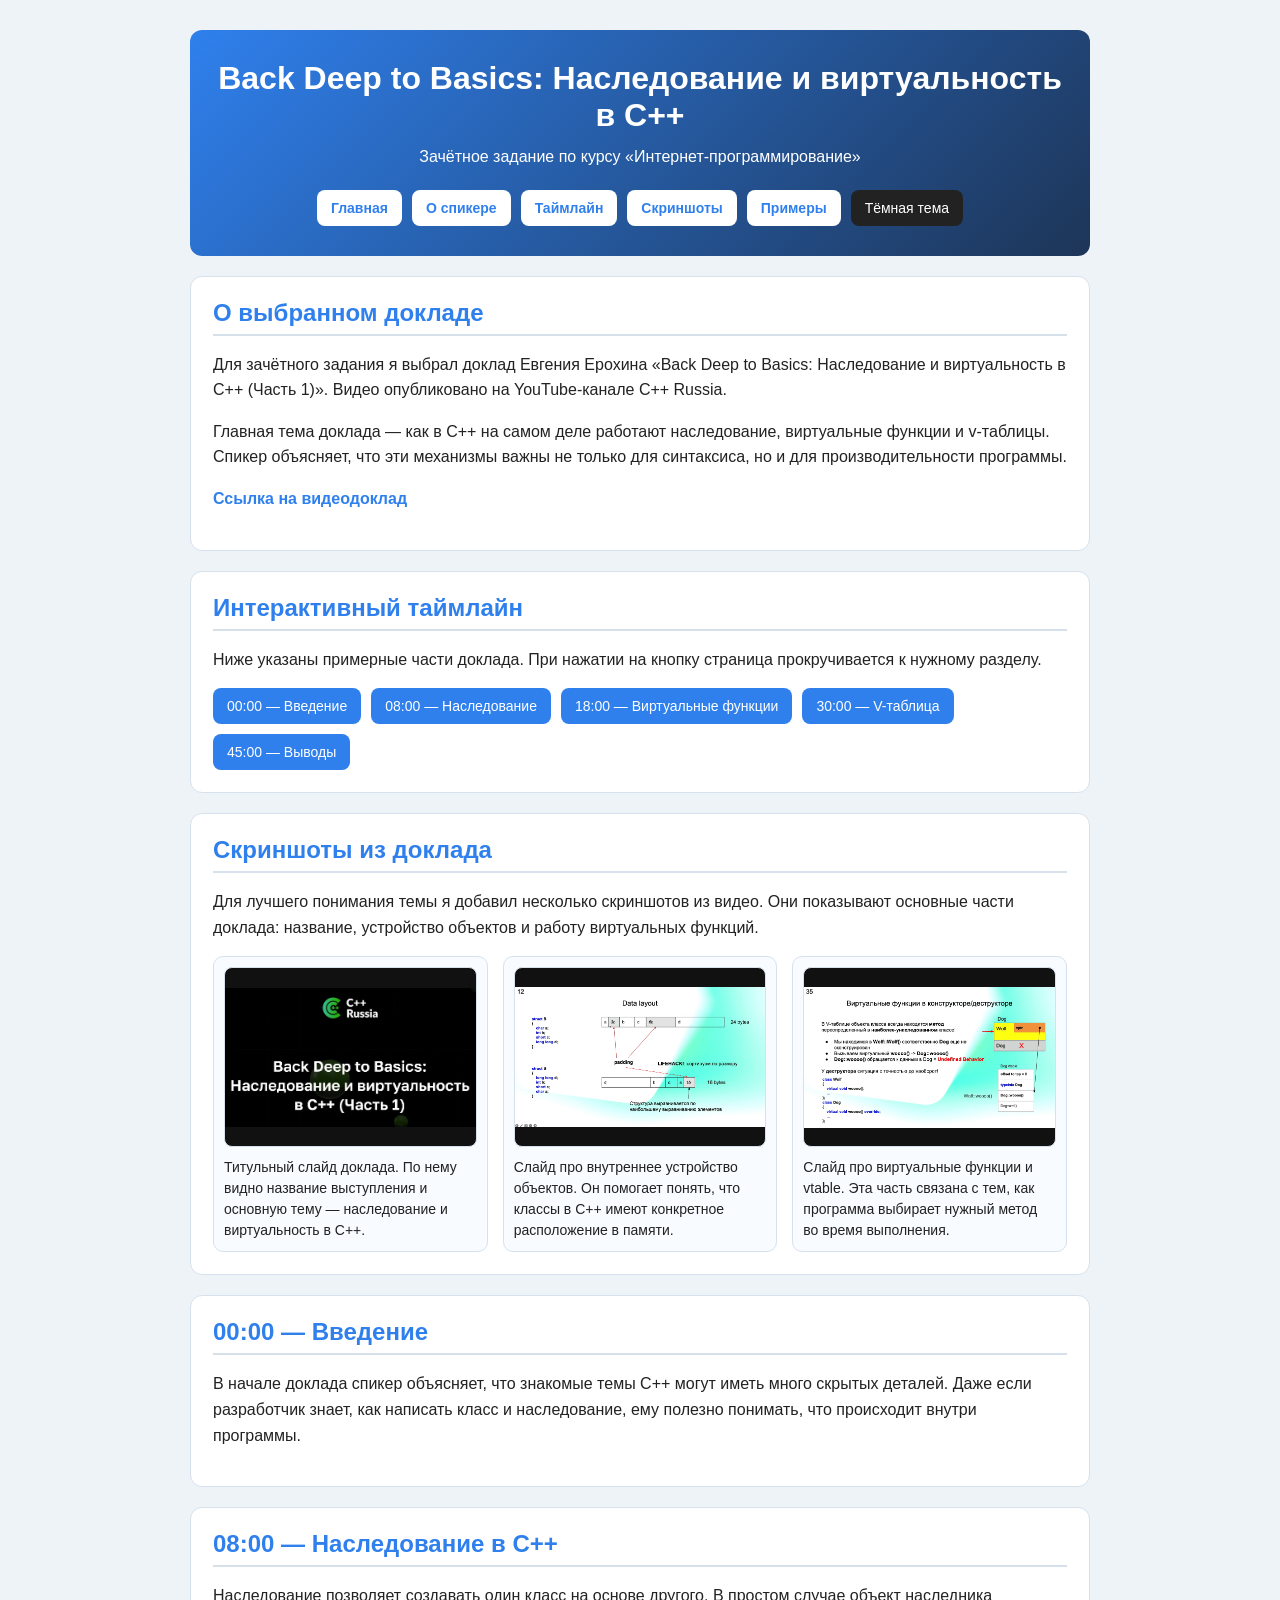
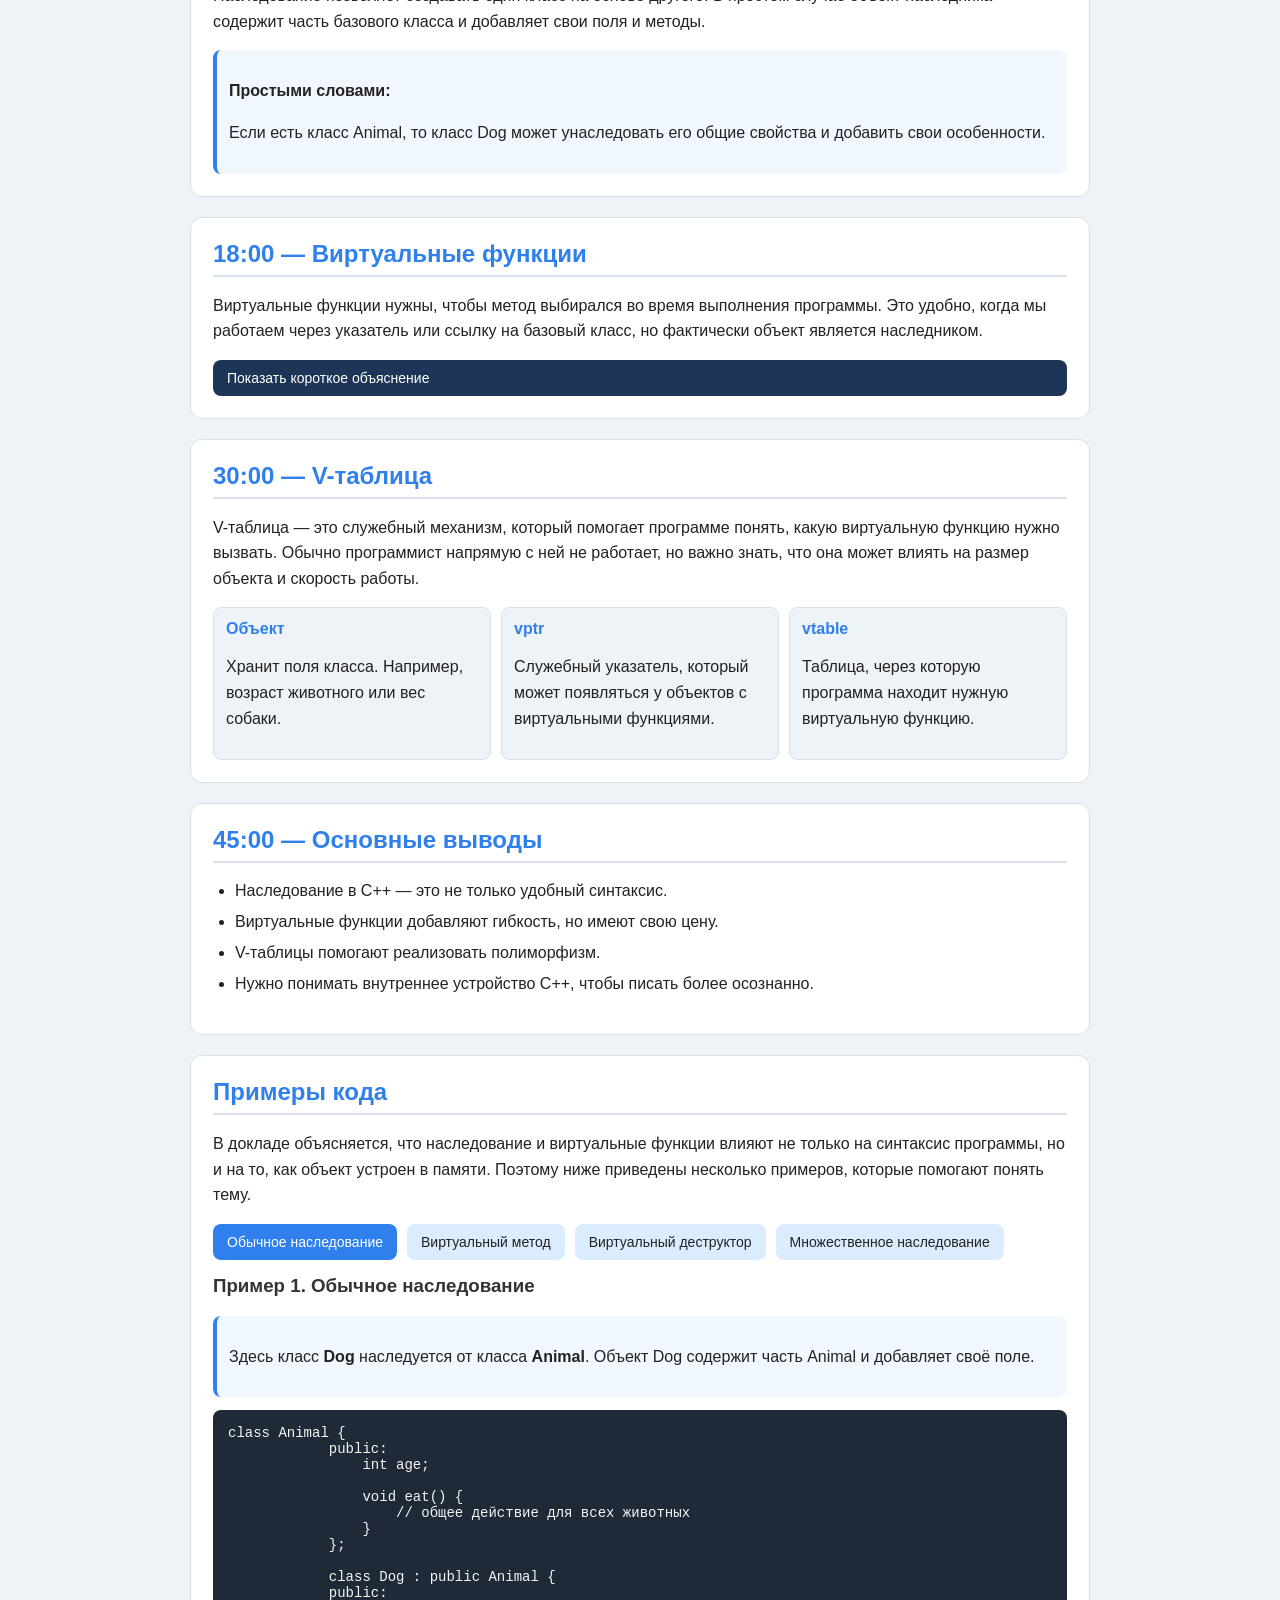
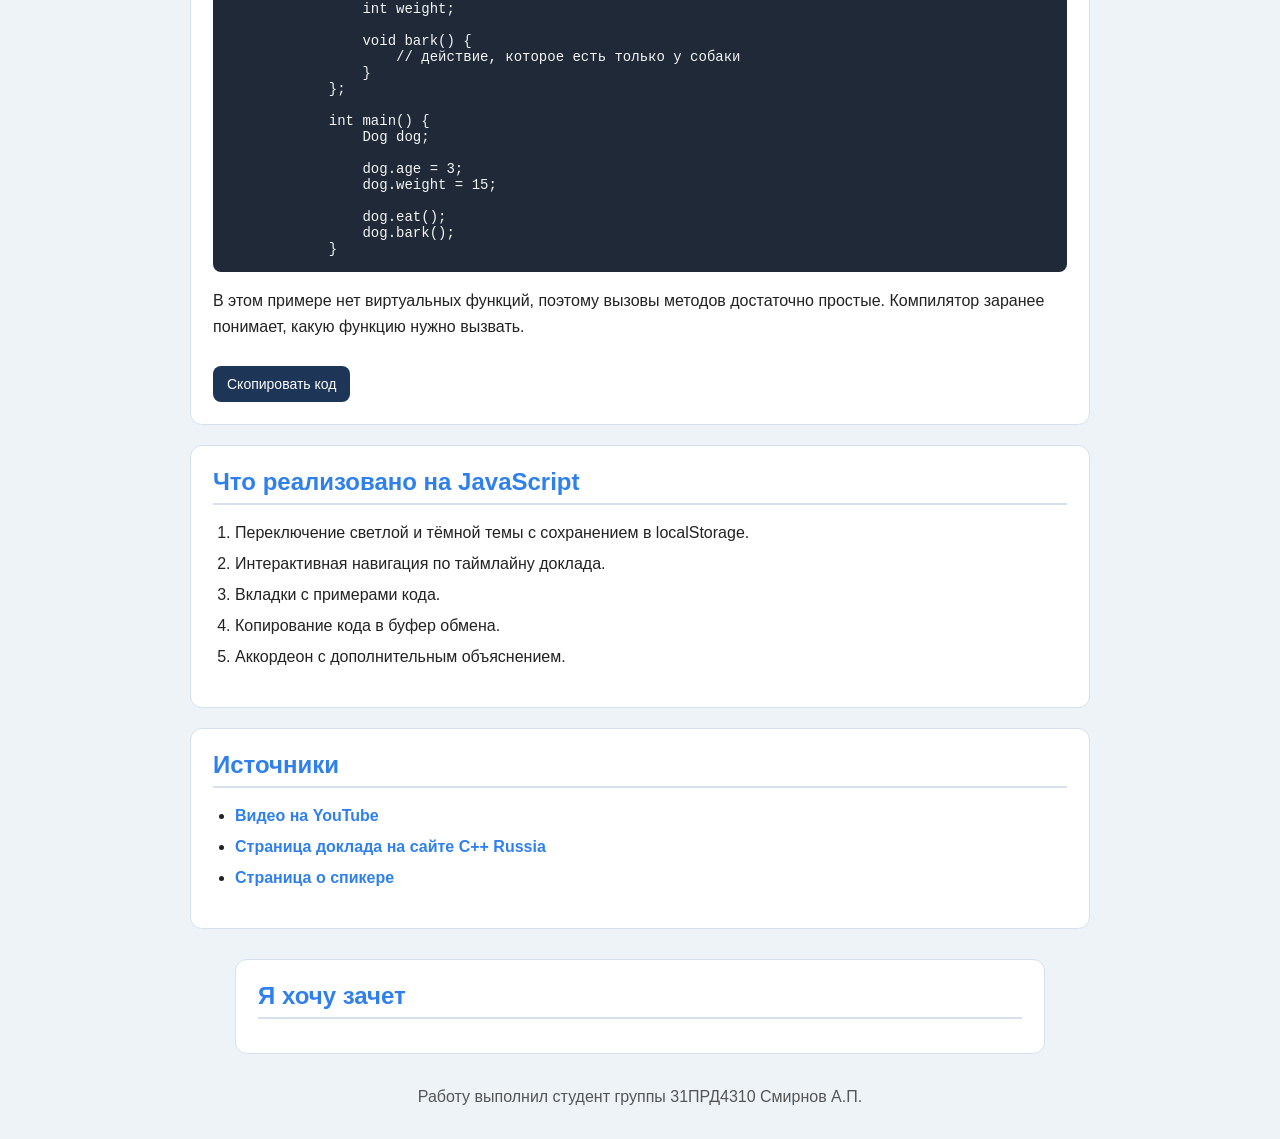
<file: cpp-final.html>
<!DOCTYPE html>
<html lang="ru">
<head>
    <meta charset="UTF-8">
    <meta name="viewport" content="width=device-width, initial-scale=1.0">
    <title>Зачётное задание по докладу C++</title>
    <link rel="stylesheet" href="css/styles.css">
    <link rel="stylesheet" href="css/cpp-final.css">
</head>
<body class="cpp-page">

    <div class="container">
        <header class="cpp-header">
            <h1>Back Deep to Basics: Наследование и виртуальность в C++</h1>
            <p>Зачётное задание по курсу «Интернет-программирование»</p>

            <nav class="cpp-nav">
                <a href="index.html">Главная</a>
                <a href="cpp-speaker.html">О спикере</a>
                <a href="#timeline">Таймлайн</a>
                <a href="#screenshots">Скриншоты</a>
                <a href="#examples">Примеры</a>
                <button class="theme-button" id="themeButton">Тёмная тема</button>
            </nav>
        </header>

        <main>
            <section id="intro">
                <h2>О выбранном докладе</h2>
                <p>
                    Для зачётного задания я выбрал доклад Евгения Ерохина
                    «Back Deep to Basics: Наследование и виртуальность в C++ (Часть 1)».
                    Видео опубликовано на YouTube-канале C++ Russia.
                </p>

                <p>
                    Главная тема доклада — как в C++ на самом деле работают наследование,
                    виртуальные функции и v-таблицы. Спикер объясняет, что эти механизмы
                    важны не только для синтаксиса, но и для производительности программы.
                </p>

                <p>
                    <a href="https://youtu.be/VtC1uXyo7OU?si=2Rfj3gmJlf2Jom6d" target="_blank">
                        Ссылка на видеодоклад
                    </a>
                </p>
            </section>

            <section id="timeline">
                <h2>Интерактивный таймлайн</h2>
                <p>
                    Ниже указаны примерные части доклада. При нажатии на кнопку страница
                    прокручивается к нужному разделу.
                </p>

                <div class="timeline-buttons">
                    <button class="timeline-button" data-target="part-1">00:00 — Введение</button>
                    <button class="timeline-button" data-target="part-2">08:00 — Наследование</button>
                    <button class="timeline-button" data-target="part-3">18:00 — Виртуальные функции</button>
                    <button class="timeline-button" data-target="part-4">30:00 — V-таблица</button>
                    <button class="timeline-button" data-target="part-5">45:00 — Выводы</button>
                </div>
            </section>

            <section id="screenshots">
                <h2>Скриншоты из доклада</h2>
                <p>
                    Для лучшего понимания темы я добавил несколько скриншотов из видео.
                    Они показывают основные части доклада: название, устройство объектов
                    и работу виртуальных функций.
                </p>
            
                <div class="screenshot-grid">
                    <article class="screenshot-card">
                        <img src="./img/cpp-screen-1.jpg" alt="Титульный слайд доклада">
                        <p>
                            Титульный слайд доклада. По нему видно название выступления
                            и основную тему — наследование и виртуальность в C++.
                        </p>
                    </article>
            
                    <article class="screenshot-card">
                        <img src="./img/cpp-screen-2.jpg" alt="Слайд про расположение объектов в памяти">
                        <p>
                            Слайд про внутреннее устройство объектов. Он помогает понять,
                            что классы в C++ имеют конкретное расположение в памяти.
                        </p>
                    </article>
            
                    <article class="screenshot-card">
                        <img src="./img/cpp-screen-3.jpg" alt="Слайд про виртуальные функции и vtable">
                        <p>
                            Слайд про виртуальные функции и vtable. Эта часть связана
                            с тем, как программа выбирает нужный метод во время выполнения.
                        </p>
                    </article>
                </div>
            </section>
            
            <section id="part-1">
                <h2>00:00 — Введение</h2>
                <p>
                    В начале доклада спикер объясняет, что знакомые темы C++ могут иметь
                    много скрытых деталей. Даже если разработчик знает, как написать класс
                    и наследование, ему полезно понимать, что происходит внутри программы.
                </p>
            </section>

            <section id="part-2">
                <h2>08:00 — Наследование в C++</h2>
                <p>
                    Наследование позволяет создавать один класс на основе другого.
                    В простом случае объект наследника содержит часть базового класса
                    и добавляет свои поля и методы.
                </p>

                <div class="simple-box">
                    <p><strong>Простыми словами:</strong></p>
                    <p>
                        Если есть класс Animal, то класс Dog может унаследовать его общие свойства
                        и добавить свои особенности.
                    </p>
                </div>
            </section>

            <section id="part-3">
                <h2>18:00 — Виртуальные функции</h2>
                <p>
                    Виртуальные функции нужны, чтобы метод выбирался во время выполнения программы.
                    Это удобно, когда мы работаем через указатель или ссылку на базовый класс,
                    но фактически объект является наследником.
                </p>

                <button class="accordion-button">Показать короткое объяснение</button>
                <div class="accordion-content">
                    <p>
                        Без виртуальной функции может вызваться метод базового класса.
                        С виртуальной функцией C++ сможет выбрать правильный метод наследника.
                    </p>
                </div>
            </section>

            <section id="part-4">
                <h2>30:00 — V-таблица</h2>
                <p>
                    V-таблица — это служебный механизм, который помогает программе понять,
                    какую виртуальную функцию нужно вызвать. Обычно программист напрямую
                    с ней не работает, но важно знать, что она может влиять на размер объекта
                    и скорость работы.
                </p>
                <div class="memory-schema">
                    <div class="memory-item">
                        <strong>Объект</strong>
                        <p>
                            Хранит поля класса. Например, возраст животного или вес собаки.
                        </p>
                    </div>
                
                    <div class="memory-item">
                        <strong>vptr</strong>
                        <p>
                            Служебный указатель, который может появляться у объектов
                            с виртуальными функциями.
                        </p>
                    </div>
                
                    <div class="memory-item">
                        <strong>vtable</strong>
                        <p>
                            Таблица, через которую программа находит нужную виртуальную функцию.
                        </p>
                    </div>
                </div>  
            </section>

            <section id="part-5">
                <h2>45:00 — Основные выводы</h2>
                <ul>
                    <li>Наследование в C++ — это не только удобный синтаксис.</li>
                    <li>Виртуальные функции добавляют гибкость, но имеют свою цену.</li>
                    <li>V-таблицы помогают реализовать полиморфизм.</li>
                    <li>Нужно понимать внутреннее устройство C++, чтобы писать более осознанно.</li>
                </ul>
            </section>

            <section id="examples">
                <h2>Примеры кода</h2>
                <p>
                    В докладе объясняется, что наследование и виртуальные функции влияют
                    не только на синтаксис программы, но и на то, как объект устроен в памяти.
                    Поэтому ниже приведены несколько примеров, которые помогают понять тему.
                </p>
            
                <div class="tabs">
                    <button class="tab-button active" data-tab="tab-1">Обычное наследование</button>
                    <button class="tab-button" data-tab="tab-2">Виртуальный метод</button>
                    <button class="tab-button" data-tab="tab-3">Виртуальный деструктор</button>
                    <button class="tab-button" data-tab="tab-4">Множественное наследование</button>
                </div>
            
                <article class="tab-content active" id="tab-1">
                    <h3>Пример 1. Обычное наследование</h3>
            
                    <div class="code-note">
                        <p>
                            Здесь класс <strong>Dog</strong> наследуется от класса <strong>Animal</strong>.
                            Объект Dog содержит часть Animal и добавляет своё поле.
                        </p>
                    </div>
            
                    <pre><code>class Animal {
            public:
                int age;
            
                void eat() {
                    // общее действие для всех животных
                }
            };
            
            class Dog : public Animal {
            public:
                int weight;
            
                void bark() {
                    // действие, которое есть только у собаки
                }
            };
            
            int main() {
                Dog dog;
            
                dog.age = 3;
                dog.weight = 15;
            
                dog.eat();
                dog.bark();
            }</code></pre>
            
                    <p>
                        В этом примере нет виртуальных функций, поэтому вызовы методов достаточно простые.
                        Компилятор заранее понимает, какую функцию нужно вызвать.
                    </p>
            
                    <button class="copy-button">Скопировать код</button>
                </article>
            
                <article class="tab-content" id="tab-2">
                    <h3>Пример 2. Виртуальный метод</h3>
            
                    <div class="code-note">
                        <p>
                            Виртуальная функция нужна для полиморфизма. Это значит, что программа
                            может вызвать метод наследника через указатель на базовый класс.
                        </p>
                    </div>
            
                    <pre><code>#include &lt;iostream&gt;
            
            class Animal {
            public:
                virtual void sound() {
                    std::cout &lt;&lt; "Some animal sound" &lt;&lt; std::endl;
                }
            };
            
            class Dog : public Animal {
            public:
                void sound() override {
                    std::cout &lt;&lt; "Bark" &lt;&lt; std::endl;
                }
            };
            
            int main() {
                Dog dog;
                Animal* animal = &dog;
            
                animal-&gt;sound();
            }</code></pre>
            
                    <p>
                        Хотя переменная имеет тип <strong>Animal*</strong>, фактически она указывает
                        на объект <strong>Dog</strong>. Благодаря слову <strong>virtual</strong>
                        будет вызван метод <strong>Dog::sound</strong>.
                    </p>
            
                    <button class="copy-button">Скопировать код</button>
                </article>

                <article class="tab-content" id="tab-3">
                    <h3>Пример 3. Виртуальный деструктор</h3>
            
                    <div class="code-note">
                        <p>
                            Если объект наследника удаляется через указатель на базовый класс,
                            у базового класса должен быть виртуальный деструктор.
                        </p>
                </div>

                    <pre><code>#include &lt;iostream&gt;

            class Animal {
            public:
                virtual ~Animal() {
                    std::cout &lt;&lt; "Animal destroyed" &lt;&lt; std::endl;
                }
            };

            class Dog : public Animal {
            public:
                ~Dog() override {
                    std::cout &lt;&lt; "Dog destroyed" &lt;&lt; std::endl;
                }
            };

            int main() {
                Animal* animal = new Dog();

                delete animal;
            }</code></pre>

                    <p>
                        Если убрать <strong>virtual</strong> у деструктора базового класса,
                        при удалении объекта может возникнуть ошибка логики: деструктор наследника
                        может не вызваться корректно.
                    </p>

                    <button class="copy-button">Скопировать код</button>
                </article>

                <article class="tab-content" id="tab-4">
                    <h3>Пример 4. Множественное наследование</h3>

                    <div class="code-note">
                        <p>
                            Множественное наследование сложнее обычного, потому что объект может
                            содержать сразу несколько базовых частей.
                        </p>
                    </div>

                    <pre><code>class Printer {
            public:
                virtual void print() {
                    // печать документа
                }
            };

            class Scanner {
            public:
                virtual void scan() {
                    // сканирование документа
                }
            };

            class MFP : public Printer, public Scanner {
            public:
                void print() override {
                    // печать на МФУ
                }

                void scan() override {
                    // сканирование на МФУ
                }
            };</code></pre>

                    <p>
                        Такой код может быть удобным, но внутреннее устройство объекта становится сложнее.
                        Именно поэтому в докладе уделяется внимание тому, как классы располагаются в памяти.
                    </p>

                    <button class="copy-button">Скопировать код</button>
                </article>
            </section>

            <section>
                <h2>Что реализовано на JavaScript</h2>
                <ol>
                    <li>Переключение светлой и тёмной темы с сохранением в localStorage.</li>
                    <li>Интерактивная навигация по таймлайну доклада.</li>
                    <li>Вкладки с примерами кода.</li>
                    <li>Копирование кода в буфер обмена.</li>
                    <li>Аккордеон с дополнительным объяснением.</li>
                </ol>
            </section>

            <section>
                <h2>Источники</h2>
                <ul>
                    <li>
                        <a href="https://youtu.be/VtC1uXyo7OU?si=2Rfj3gmJlf2Jom6d" target="_blank">
                            Видео на YouTube
                        </a>
                    </li>
                    <li>
                        <a href="https://cppconf.ru/archive/2023/talks/f8bbe725bdd547389c57ebad08b95fe8/" target="_blank">
                            Страница доклада на сайте C++ Russia
                        </a>
                    </li>
                    <li>
                        <a href="cpp-speaker.html">
                            Страница о спикере
                        </a>
                    </li>
                </ul>
            </section>
            
            <div class="container">
            <section>
                <h2>Я хочу зачет</h2>
            </section>
            </div>

            
        </main>

        <footer class="cpp-footer">
            <p>Работу выполнил студент группы 31ПРД4310 Смирнов А.П.</p>
        </footer>
    </div>


    <script src="js/cpp-final.js"></script>
</body>
</html>
</file>
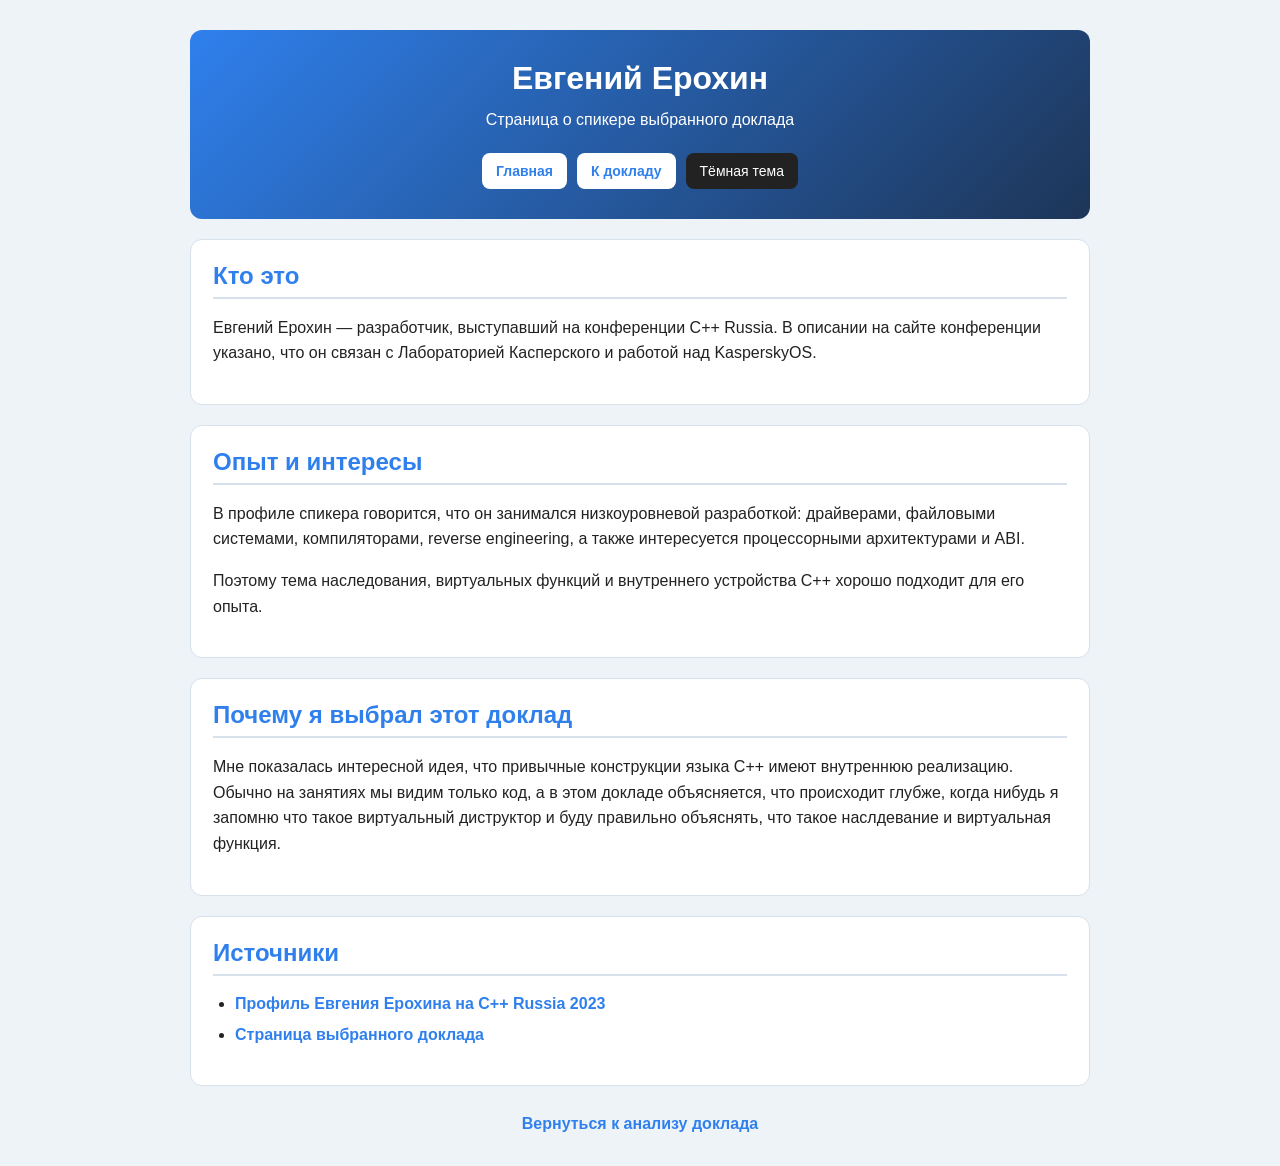
<file: cpp-speaker.html>
<!DOCTYPE html>
<html lang="ru">
<head>
    <meta charset="UTF-8">
    <meta name="viewport" content="width=device-width, initial-scale=1.0">
    <title>Евгений Ерохин — спикер</title>
    <link rel="stylesheet" href="css/styles.css">
    <link rel="stylesheet" href="css/cpp-final.css">
</head>
<body class="cpp-page">

    <div class="container">
        <header class="cpp-header">
            <h1>Евгений Ерохин</h1>
            <p>Страница о спикере выбранного доклада</p>

            <nav class="cpp-nav">
                <a href="index.html">Главная</a>
                <a href="cpp-final.html">К докладу</a>
                <button class="theme-button" id="themeButton">Тёмная тема</button>
            </nav>
        </header>

        <main>
            <section>
                <h2>Кто это</h2>
                <p>
                    Евгений Ерохин — разработчик, выступавший на конференции C++ Russia.
                    В описании на сайте конференции указано, что он связан с Лабораторией
                    Касперского и работой над KasperskyOS.
                </p>
            </section>

            <section>
                <h2>Опыт и интересы</h2>
                <p>
                    В профиле спикера говорится, что он занимался низкоуровневой разработкой:
                    драйверами, файловыми системами, компиляторами, reverse engineering,
                    а также интересуется процессорными архитектурами и ABI.
                </p>

                <p>
                    Поэтому тема наследования, виртуальных функций и внутреннего устройства
                    C++ хорошо подходит для его опыта.
                </p>
            </section>

            <section>
                <h2>Почему я выбрал этот доклад</h2>
                <p>
                    Мне показалась интересной идея, что привычные конструкции языка C++
                    имеют внутреннюю реализацию. Обычно на занятиях мы видим только код,
                    а в этом докладе объясняется, что происходит глубже, когда нибудь я
                    запомню что такое виртуальный диструктор и буду правильно объяснять,
                    что такое наслдевание и виртуальная функция.
                </p>
            </section>

            <section>
                <h2>Источники</h2>
                <ul>
                    <li>
                        <a href="https://cppconf.ru/archive/2023/persons/5e386884d6a7413cb28734be09bd942d/" target="_blank">
                            Профиль Евгения Ерохина на C++ Russia 2023
                        </a>
                    </li>
                    <li>
                        <a href="https://cppconf.ru/archive/2023/talks/f8bbe725bdd547389c57ebad08b95fe8/" target="_blank">
                            Страница выбранного доклада
                        </a>
                    </li>
                </ul>
            </section>
        </main>

        <footer class="cpp-footer">
            <p><a href="cpp-final.html">Вернуться к анализу доклада</a></p>
        </footer>
    </div>

    <script src="js/cpp-final.js"></script>
</body>
</html>
</file>
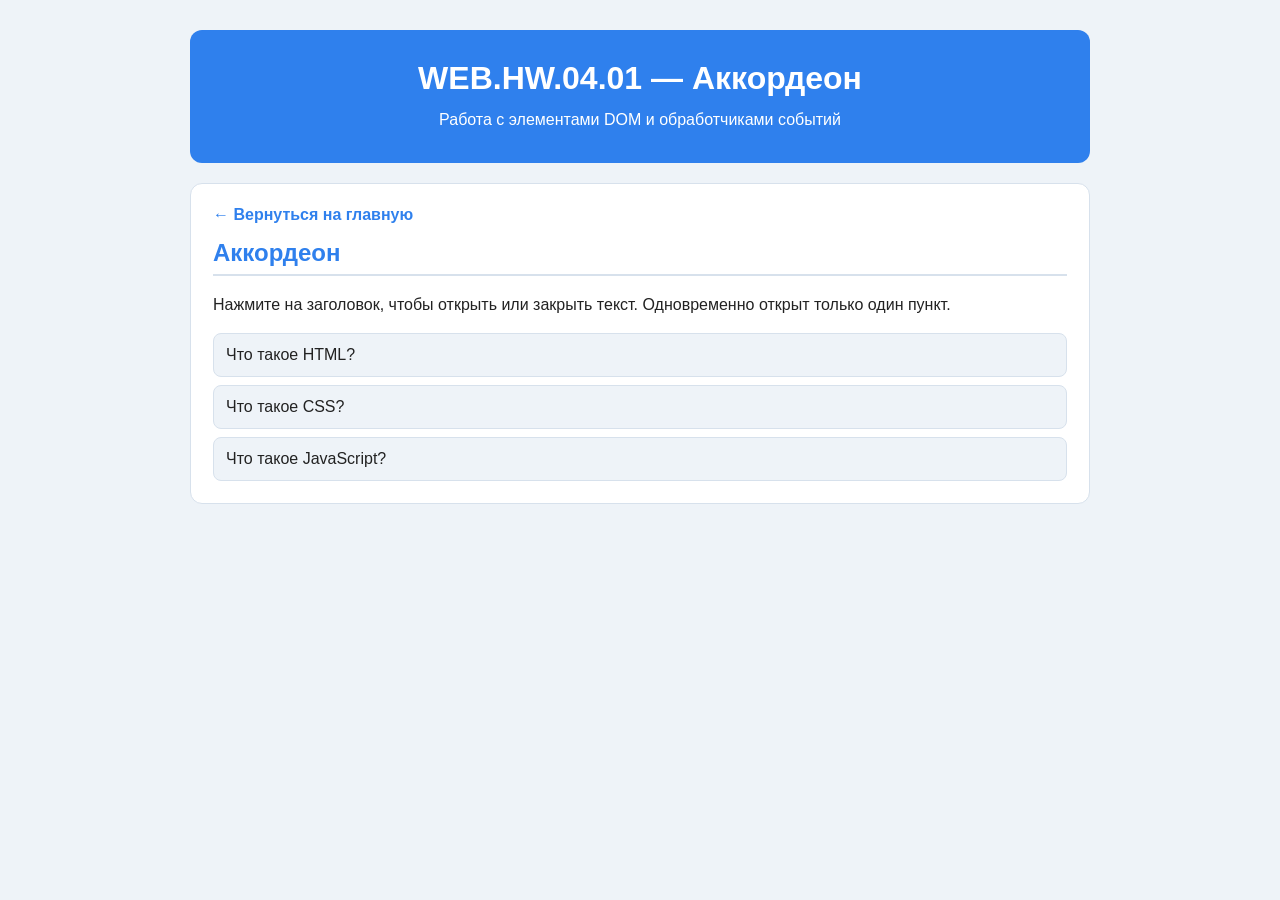
<file: web-hw-04-01.html>
<!DOCTYPE html>
<html lang="ru">
<head>
    <meta charset="UTF-8">
    <meta name="viewport" content="width=device-width, initial-scale=1.0">
    <title>WEB.HW.04.01 — Аккордеон</title>
    <link rel="stylesheet" href="css/styles.css">
</head>
<body>

    <div class="container">
        <header>
            <h1>WEB.HW.04.01 — Аккордеон</h1>
            <p>Работа с элементами DOM и обработчиками событий</p>
        </header>

        <section>
            <a class="page-link" href="index.html">← Вернуться на главную</a>

            <h2>Аккордеон</h2>
            <p>
                Нажмите на заголовок, чтобы открыть или закрыть текст.
                Одновременно открыт только один пункт.
            </p>

            <button class="accordion-button" data-target="panel-1">
                Что такое HTML?
            </button>
            <div class="accordion-panel" id="panel-1">
                <p>
                    HTML — это язык разметки, с помощью которого создаётся структура веб-страницы.
                </p>
            </div>

            <button class="accordion-button" data-target="panel-2">
                Что такое CSS?
            </button>
            <div class="accordion-panel" id="panel-2">
                <p>
                    CSS используется для оформления страницы: цвета, отступов, размеров и расположения элементов.
                </p>
            </div>

            <button class="accordion-button" data-target="panel-3">
                Что такое JavaScript?
            </button>
            <div class="accordion-panel" id="panel-3">
                <p>
                    JavaScript добавляет интерактивность: кнопки, игры, формы, меню и другие действия на странице.
                </p>
            </div>
        </section>
    </div>

    <script>
        const buttons = document.querySelectorAll('.accordion-button');
        const panels = document.querySelectorAll('.accordion-panel');

        buttons.forEach(function (button) {
            button.addEventListener('click', function () {
                const panelId = button.dataset.target;
                const currentPanel = document.getElementById(panelId);
                const isOpen = currentPanel.classList.contains('is-open');

                panels.forEach(function (panel) {
                    panel.classList.remove('is-open');
                });

                if (!isOpen) {
                    currentPanel.classList.add('is-open');
                }
            });
        });
    </script>

</body>
</html>
</file>
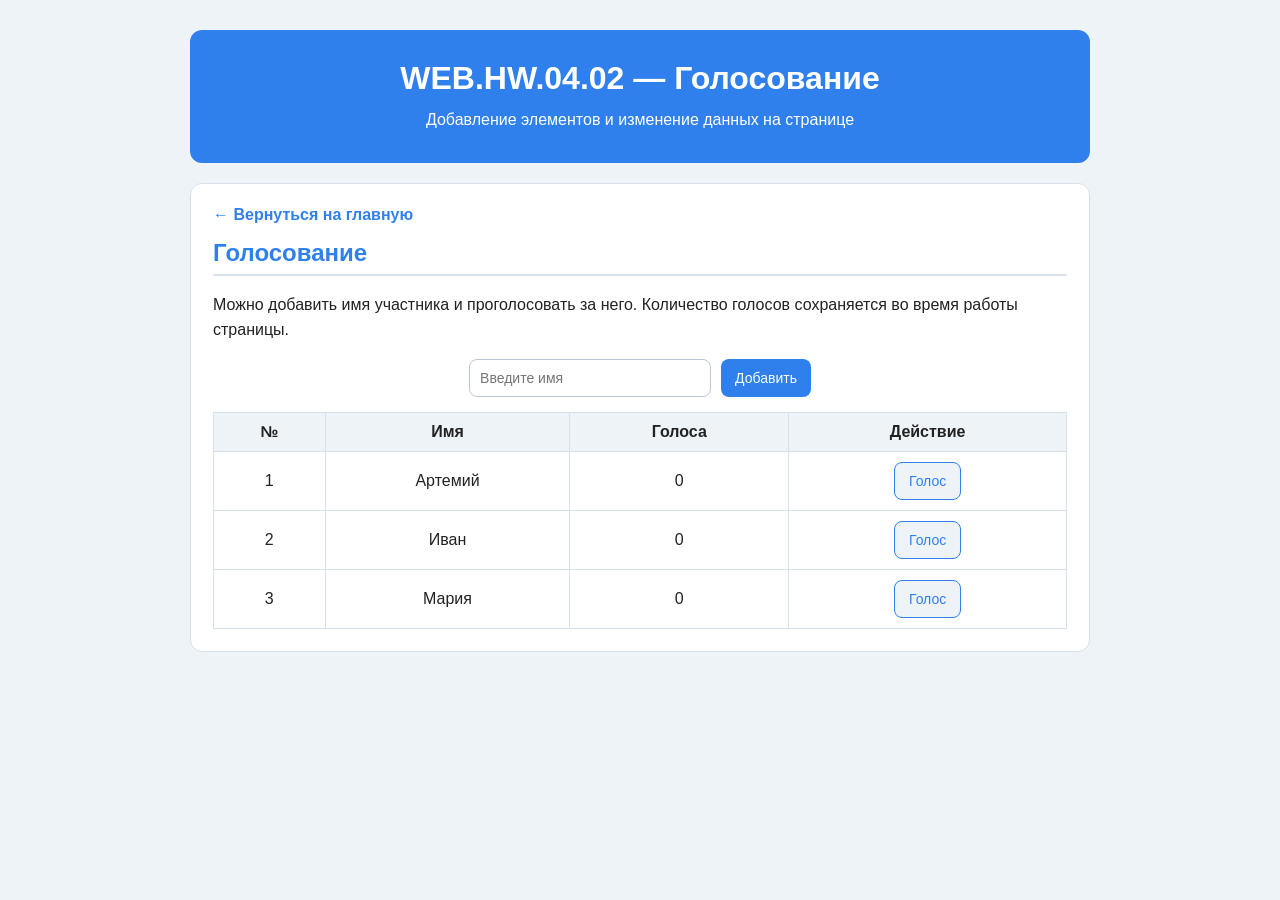
<file: web-hw-04-02.html>
<!DOCTYPE html>
<html lang="ru">
<head>
    <meta charset="UTF-8">
    <meta name="viewport" content="width=device-width, initial-scale=1.0">
    <title>WEB.HW.04.02 — Голосование</title>
    <link rel="stylesheet" href="css/styles.css">
</head>
<body>

    <div class="container">
        <header>
            <h1>WEB.HW.04.02 — Голосование</h1>
            <p>Добавление элементов и изменение данных на странице</p>
        </header>

        <section>
            <a class="page-link" href="index.html">← Вернуться на главную</a>

            <h2>Голосование</h2>
            <p>
                Можно добавить имя участника и проголосовать за него.
                Количество голосов сохраняется во время работы страницы.
            </p>

            <div class="controls">
                <input class="text-input" type="text" id="nameInput" placeholder="Введите имя">
                <button class="btn" id="addButton">Добавить</button>
            </div>

            <table class="data-table">
                <thead>
                    <tr>
                        <th>№</th>
                        <th>Имя</th>
                        <th>Голоса</th>
                        <th>Действие</th>
                    </tr>
                </thead>
                <tbody id="tableBody"></tbody>
            </table>
        </section>
    </div>

    <script>
        const people = [
            { name: 'Артемий', votes: 0 },
            { name: 'Иван', votes: 0 },
            { name: 'Мария', votes: 0 }
        ];

        const nameInput = document.getElementById('nameInput');
        const addButton = document.getElementById('addButton');
        const tableBody = document.getElementById('tableBody');

        function createCell(text) {
            const cell = document.createElement('td');
            cell.textContent = text;
            return cell;
        }

        function renderTable() {
            tableBody.replaceChildren();

            people.forEach(function (person, index) {
                const row = document.createElement('tr');

                const numberCell = createCell(index + 1);
                const nameCell = createCell(person.name);
                const votesCell = createCell(person.votes);

                const actionCell = document.createElement('td');
                const voteButton = document.createElement('button');

                voteButton.classList.add('btn', 'btn-light');
                voteButton.textContent = 'Голос';

                voteButton.addEventListener('click', function () {
                    person.votes++;
                    renderTable();
                });

                actionCell.appendChild(voteButton);

                row.append(numberCell, nameCell, votesCell, actionCell);
                tableBody.appendChild(row);
            });
        }

        function addPerson() {
            const name = nameInput.value.trim();

            if (name === '') {
                alert('Введите имя участника');
                return;
            }

            people.push({
                name: name,
                votes: 0
            });

            nameInput.value = '';
            renderTable();
        }

        addButton.addEventListener('click', addPerson);

        nameInput.addEventListener('keydown', function (event) {
            if (event.key === 'Enter') {
                addPerson();
            }
        });

        renderTable();
    </script>

</body>
</html>
</file>
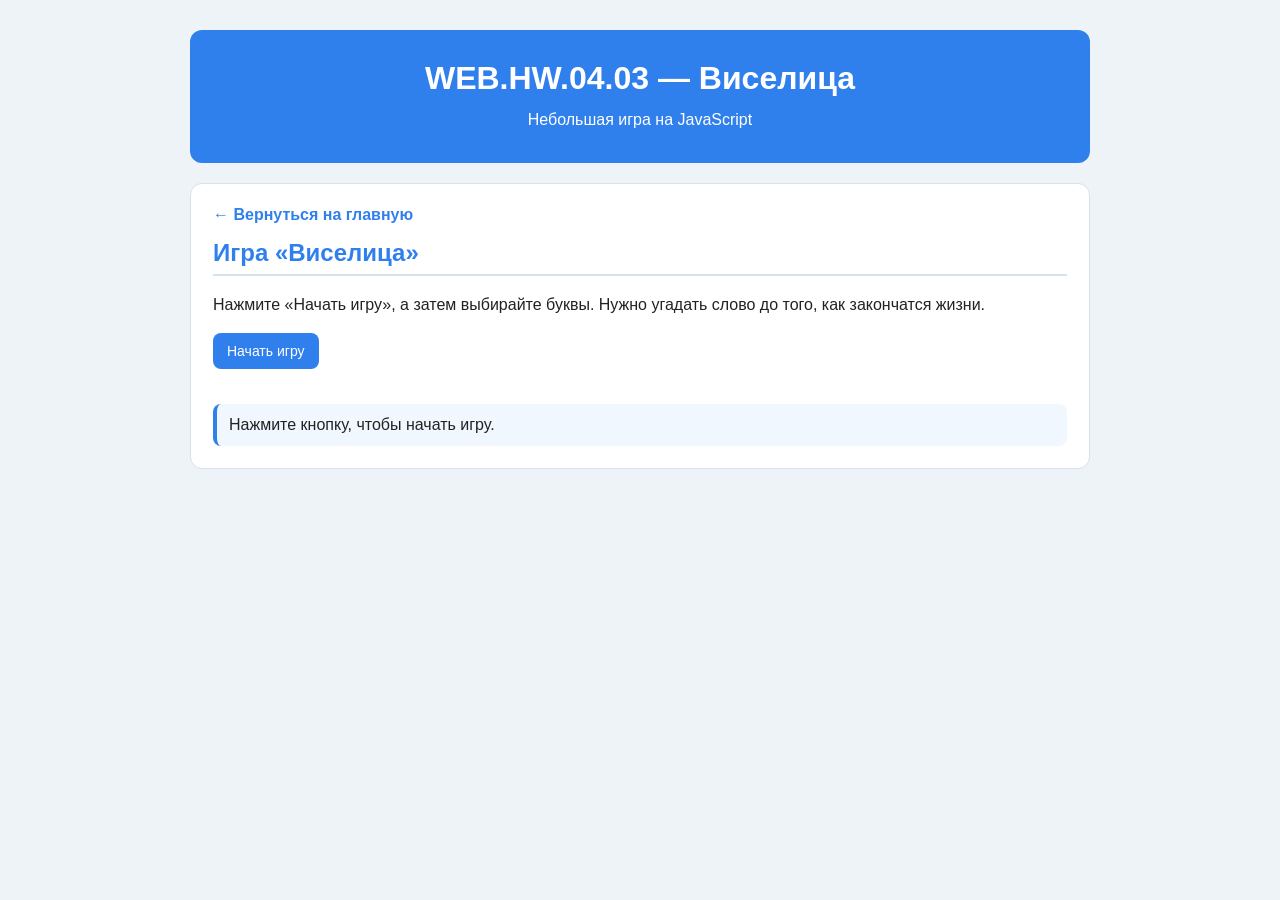
<file: web-hw-04-03.html>
<!DOCTYPE html>
<html lang="ru">
<head>
    <meta charset="UTF-8">
    <meta name="viewport" content="width=device-width, initial-scale=1.0">
    <title>WEB.HW.04.03 — Виселица</title>
    <link rel="stylesheet" href="css/styles.css">
</head>
<body>

    <div class="container">
        <header>
            <h1>WEB.HW.04.03 — Виселица</h1>
            <p>Небольшая игра на JavaScript</p>
        </header>

        <section>
            <a class="page-link" href="index.html">← Вернуться на главную</a>

            <h2>Игра «Виселица»</h2>
            <p>
                Нажмите «Начать игру», а затем выбирайте буквы.
                Нужно угадать слово до того, как закончатся жизни.
            </p>

            <button class="btn" id="startButton">Начать игру</button>

            <div class="hearts" id="livesBlock"></div>
            <div class="word" id="wordBlock"></div>
            <div class="letters" id="lettersBlock"></div>

            <div class="result-box" id="resultBlock">
                Нажмите кнопку, чтобы начать игру.
            </div>
        </section>
    </div>

    <script>
        const words = [
            'МАССИВ',
            'ФУНКЦИЯ',
            'ПЕРЕМЕННАЯ',
            'ЦИКЛ',
            'КЛАСС',
            'ОБЪЕКТ',
            'АЛГОРИТМ',
            'СТРОКА',
            'БРАУЗЕР',
            'СЕРВЕР'
        ];

        const alphabet = 'АБВГДЕЁЖЗИЙКЛМНОПРСТУФХЦЧШЩЪЫЬЭЮЯ';

        const startButton = document.getElementById('startButton');
        const livesBlock = document.getElementById('livesBlock');
        const wordBlock = document.getElementById('wordBlock');
        const lettersBlock = document.getElementById('lettersBlock');
        const resultBlock = document.getElementById('resultBlock');

        let currentWord = '';
        let openedLetters = [];
        let lives = 5;
        let isGameActive = false;

        function startGame() {
            const randomIndex = Math.floor(Math.random() * words.length);

            currentWord = words[randomIndex];
            openedLetters = Array(currentWord.length).fill('_');
            lives = 5;
            isGameActive = true;

            resultBlock.textContent = 'Игра началась. Выберите букву.';
            drawLives();
            drawWord();
            drawLetters();
        }

        function drawLives() {
            livesBlock.textContent = '❤️'.repeat(lives);
        }

        function drawWord() {
            wordBlock.replaceChildren();

            openedLetters.forEach(function (letter) {
                const span = document.createElement('span');
                span.classList.add('word-letter');
                span.textContent = letter;
                wordBlock.appendChild(span);
            });
        }

        function drawLetters() {
            lettersBlock.replaceChildren();

            for (const letter of alphabet) {
                const button = document.createElement('button');

                button.classList.add('letter-button');
                button.textContent = letter;

                button.addEventListener('click', function () {
                    checkLetter(letter, button);
                });

                lettersBlock.appendChild(button);
            }
        }

        function checkLetter(letter, button) {
            if (!isGameActive) {
                return;
            }

            button.disabled = true;

            let isFound = false;

            for (let i = 0; i < currentWord.length; i++) {
                if (currentWord[i] === letter) {
                    openedLetters[i] = letter;
                    isFound = true;
                }
            }

            if (!isFound) {
                lives--;
            }

            drawLives();
            drawWord();
            checkResult();
        }

        function disableLetters() {
            const letterButtons = document.querySelectorAll('.letter-button');

            letterButtons.forEach(function (button) {
                button.disabled = true;
            });
        }

        function checkResult() {
            if (!openedLetters.includes('_')) {
                resultBlock.textContent = 'Вы выиграли! Слово: ' + currentWord;
                isGameActive = false;
                disableLetters();
                return;
            }

            if (lives <= 0) {
                resultBlock.textContent = 'Вы проиграли. Было загадано слово: ' + currentWord;
                isGameActive = false;
                disableLetters();
            }
        }

        startButton.addEventListener('click', startGame);
    </script>

</body>
</html>
</file>
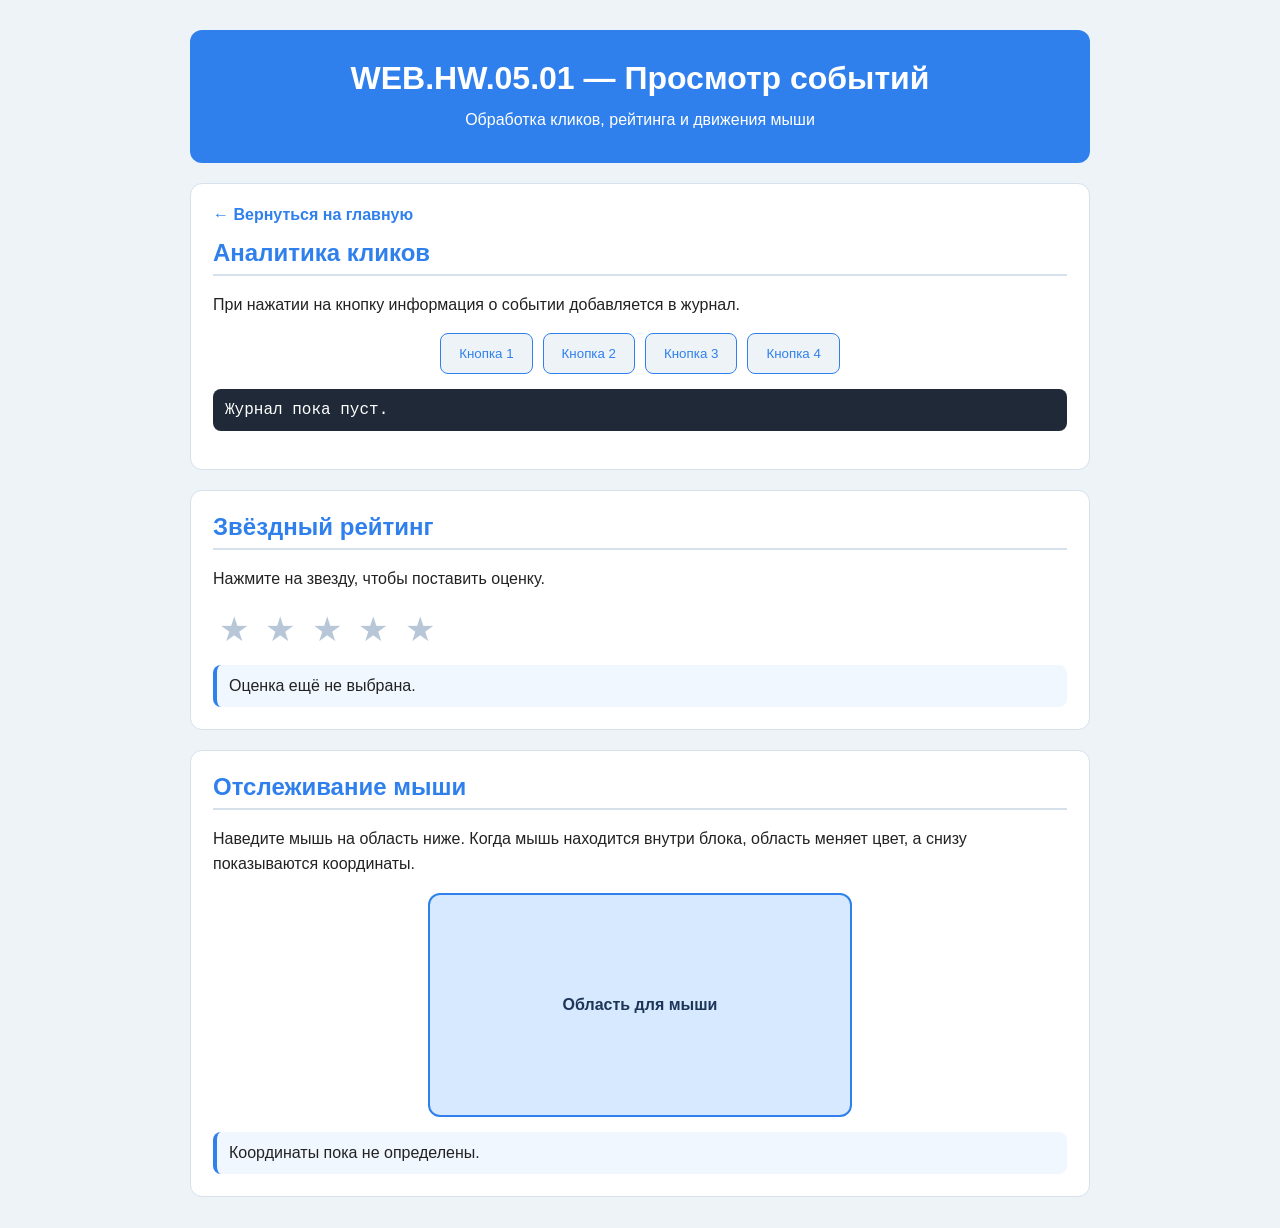
<file: web-hw-05-01.html>
<!DOCTYPE html>
<html lang="ru">
<head>
    <meta charset="UTF-8">
    <meta name="viewport" content="width=device-width, initial-scale=1.0">
    <title>WEB.HW.05.01 — Просмотр событий</title>
    <link rel="stylesheet" href="css/styles.css">
</head>
<body>

    <div class="container">
        <header>
            <h1>WEB.HW.05.01 — Просмотр событий</h1>
            <p>Обработка кликов, рейтинга и движения мыши</p>
        </header>

        <section>
            <a class="page-link" href="index.html">← Вернуться на главную</a>

            <h2>Аналитика кликов</h2>
            <p>
                При нажатии на кнопку информация о событии добавляется в журнал.
            </p>

            <div class="event-buttons" id="eventButtons">
                <button class="event-button" id="button-1">Кнопка 1</button>
                <button class="event-button" id="button-2">Кнопка 2</button>
                <button class="event-button" id="button-3">Кнопка 3</button>
                <button class="event-button" id="button-4">Кнопка 4</button>
            </div>

            <pre class="log-box" id="logBox">Журнал пока пуст.</pre>
        </section>

        <section>
            <h2>Звёздный рейтинг</h2>
            <p>
                Нажмите на звезду, чтобы поставить оценку.
            </p>

            <div id="starsBlock">
                <button class="star-button" data-value="1">★</button>
                <button class="star-button" data-value="2">★</button>
                <button class="star-button" data-value="3">★</button>
                <button class="star-button" data-value="4">★</button>
                <button class="star-button" data-value="5">★</button>
            </div>

            <div class="result-box" id="ratingBlock">
                Оценка ещё не выбрана.
            </div>
        </section>

        <section>
            <h2>Отслеживание мыши</h2>
            <p>
                Наведите мышь на область ниже. Когда мышь находится внутри блока,
                область меняет цвет, а снизу показываются координаты.
            </p>

            <div class="mouse-box" id="mouseBox">
                Область для мыши
            </div>

            <div class="result-box" id="coordsBlock">
                Координаты пока не определены.
            </div>
        </section>
    </div>

    <script>
        const log = [];
        const eventButtons = document.getElementById('eventButtons');
        const logBox = document.getElementById('logBox');

        eventButtons.addEventListener('click', function (event) {
            if (!event.target.classList.contains('event-button')) {
                return;
            }

            const info = {
                text: event.target.textContent,
                id: event.target.id,
                tag: event.target.tagName,
                time: new Date().toLocaleTimeString()
            };

            log.push(info);
            logBox.textContent = JSON.stringify(log, null, 2);
        });

        const starButtons = document.querySelectorAll('.star-button');
        const ratingBlock = document.getElementById('ratingBlock');

        starButtons.forEach(function (button) {
            button.addEventListener('click', function () {
                const value = Number(button.dataset.value);

                starButtons.forEach(function (star) {
                    const starValue = Number(star.dataset.value);

                    if (starValue <= value) {
                        star.classList.add('selected');
                    } else {
                        star.classList.remove('selected');
                    }
                });

                ratingBlock.textContent = 'Ваша оценка: ' + value + ' из 5';
            });
        });

        const mouseBox = document.getElementById('mouseBox');
        const coordsBlock = document.getElementById('coordsBlock');

        mouseBox.addEventListener('mouseenter', function () {
            mouseBox.classList.add('mouse-active');
            coordsBlock.textContent = 'Мышь внутри блока.';
        });

        mouseBox.addEventListener('mouseleave', function () {
            mouseBox.classList.remove('mouse-active');
            coordsBlock.textContent = 'Мышь вышла из блока.';
        });

        mouseBox.addEventListener('mousemove', function (event) {
            const rect = mouseBox.getBoundingClientRect();

            const x = Math.round(event.clientX - rect.left);
            const y = Math.round(event.clientY - rect.top);

            coordsBlock.textContent = 'X: ' + x + ', Y: ' + y;
        });
    </script>

</body>
</html>
</file>
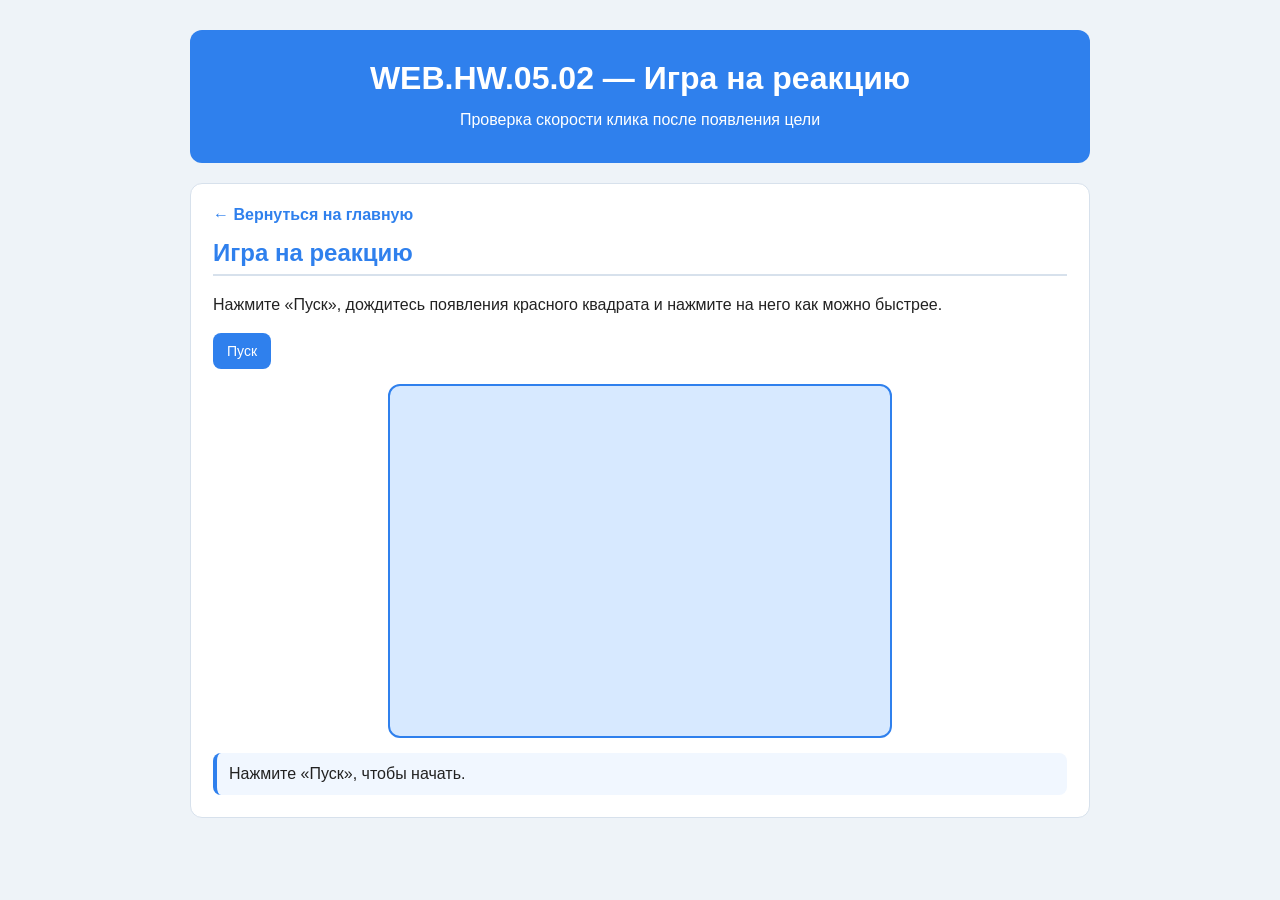
<file: web-hw-05-02.html>
<!DOCTYPE html>
<html lang="ru">
<head>
    <meta charset="UTF-8">
    <meta name="viewport" content="width=device-width, initial-scale=1.0">
    <title>WEB.HW.05.02 — Игра на реакцию</title>
    <link rel="stylesheet" href="css/styles.css">
</head>
<body>

    <div class="container">
        <header>
            <h1>WEB.HW.05.02 — Игра на реакцию</h1>
            <p>Проверка скорости клика после появления цели</p>
        </header>

        <section>
            <a class="page-link" href="index.html">← Вернуться на главную</a>

            <h2>Игра на реакцию</h2>
            <p>
                Нажмите «Пуск», дождитесь появления красного квадрата
                и нажмите на него как можно быстрее.
            </p>

            <button class="btn" id="startButton">Пуск</button>

            <div class="reaction-field" id="reactionField">
                <button class="reaction-target" id="targetButton"></button>
            </div>

            <div class="result-box" id="messageBlock">
                Нажмите «Пуск», чтобы начать.
            </div>
        </section>
    </div>

    <script>
        const startButton = document.getElementById('startButton');
        const reactionField = document.getElementById('reactionField');
        const targetButton = document.getElementById('targetButton');
        const messageBlock = document.getElementById('messageBlock');

        let startTime = 0;
        let timerId = null;
        let targetIsVisible = false;

        function randomNumber(max) {
            return Math.floor(Math.random() * max);
        }

        function startGame() {
            clearTimeout(timerId);

            targetButton.style.display = 'none';
            targetIsVisible = false;

            startButton.disabled = true;
            messageBlock.textContent = 'Ждите появления красного квадрата...';

            const delay = 1000 + randomNumber(3000);

            timerId = setTimeout(function () {
                showTarget();
            }, delay);
        }

        function showTarget() {
            const targetSize = 55;

            const maxX = reactionField.clientWidth - targetSize;
            const maxY = reactionField.clientHeight - targetSize;

            const x = randomNumber(maxX);
            const y = randomNumber(maxY);

            targetButton.style.left = x + 'px';
            targetButton.style.top = y + 'px';
            targetButton.style.display = 'block';

            startTime = Date.now();
            targetIsVisible = true;

            messageBlock.textContent = 'ЖМИ!';
        }

        function finishGame(event) {
            event.stopPropagation();

            if (!targetIsVisible) {
                return;
            }

            const endTime = Date.now();
            const result = ((endTime - startTime) / 1000).toFixed(3);

            targetButton.style.display = 'none';
            targetIsVisible = false;
            startButton.disabled = false;

            messageBlock.textContent = 'Ваше время реакции: ' + result + ' сек. Для новой попытки нажмите «Пуск».';
        }

        startButton.addEventListener('click', startGame);
        targetButton.addEventListener('click', finishGame);
    </script>

</body>
</html>
</file>
<file: css/styles.css>
body {
    margin: 0;
    font-family: Arial, sans-serif;
    background-color: #eef3f8;
    color: #222;
}

.container {
    width: 90%;
    max-width: 900px;
    margin: 30px auto;
}

header {
    background-color: #2f80ed;
    color: white;
    text-align: center;
    padding: 30px 20px;
    border-radius: 12px;
    margin-bottom: 20px;
}

header h1 {
    margin-bottom: 10px;
}

header p {
    margin: 0;
}

section {
    background-color: white;
    padding: 22px;
    margin-bottom: 20px;
    border-radius: 12px;
    border: 1px solid #d7e1ec;
}

h1, h2, h3 {
    margin-top: 0;
}

h2 {
    color: #2f80ed;
    border-bottom: 2px solid #d7e1ec;
    padding-bottom: 7px;
    margin-bottom: 12px;
}

h3 {
    color: #333;
}

p {
    line-height: 1.6;
}

a {
    color: #2f80ed;
    text-decoration: none;
    font-weight: bold;
}

a:hover {
    text-decoration: underline;
}

.photo {
    width: 200px;
    max-width: 100%;
    display: block;
    margin: 15px auto;
    border-radius: 10px;
}

ul, ol {
    padding-left: 22px;
}

li {
    margin-bottom: 7px;
    line-height: 1.5;
}

@media (max-width: 600px) {
    .container {
        width: 94%;
        margin: 15px auto;
    }

    header {
        padding: 22px 12px;
    }

    section {
        padding: 16px;
    }

    .photo {
        width: 150px;
    }
}

.page-link {
    display: inline-block;
    margin-bottom: 15px;
}

.btn {
    background-color: #2f80ed;
    color: white;
    border: none;
    border-radius: 8px;
    padding: 10px 14px;
    cursor: pointer;
    font-family: Arial, sans-serif;
    font-size: 14px;
}

.btn:hover {
    background-color: #1d65c1;
}

.btn:disabled {
    background-color: #9abce8;
    cursor: not-allowed;
}

.btn-light {
    background-color: #eef3f8;
    color: #2f80ed;
    border: 1px solid #2f80ed;
}

.btn-light:hover {
    background-color: #d7e9ff;
}

.text-input {
    padding: 10px;
    border: 1px solid #b8c7d8;
    border-radius: 8px;
    font-size: 14px;
    min-width: 220px;
}

.controls {
    display: flex;
    gap: 10px;
    flex-wrap: wrap;
    justify-content: center;
    margin: 15px 0;
}

.result-box {
    background-color: #f1f7ff;
    border-left: 4px solid #2f80ed;
    border-radius: 8px;
    padding: 12px;
    margin-top: 15px;
}

.data-table {
    width: 100%;
    border-collapse: collapse;
    margin-top: 15px;
}

.data-table th,
.data-table td {
    border: 1px solid #d7e1ec;
    padding: 10px;
    text-align: center;
}

.data-table th {
    background-color: #eef3f8;
}

/* Аккордеон */

.accordion-button {
    width: 100%;
    background-color: #eef3f8;
    color: #222;
    border: 1px solid #d7e1ec;
    border-radius: 8px;
    padding: 12px;
    margin-top: 8px;
    cursor: pointer;
    text-align: left;
    font-size: 16px;
}

.accordion-button:hover {
    background-color: #d7e9ff;
}

.accordion-panel {
    display: none;
    padding: 12px;
    background-color: #f8fbff;
    border: 1px solid #d7e1ec;
    border-radius: 8px;
    margin-top: 5px;
}

.accordion-panel.is-open {
    display: block;
}

/* Виселица */

.hearts {
    font-size: 24px;
    color: red;
    margin: 10px 0;
}

.word {
    margin: 20px 0;
}

.word-letter {
    display: inline-block;
    min-width: 28px;
    margin: 5px;
    padding-bottom: 5px;
    border-bottom: 2px solid #2f80ed;
    font-size: 26px;
    font-weight: bold;
}

.letters {
    display: flex;
    flex-wrap: wrap;
    justify-content: center;
    gap: 8px;
    margin-top: 15px;
}

.letter-button {
    width: 38px;
    height: 38px;
    border: 1px solid #2f80ed;
    background-color: white;
    color: #2f80ed;
    border-radius: 8px;
    cursor: pointer;
    font-weight: bold;
}

.letter-button:hover {
    background-color: #eef3f8;
}

.letter-button:disabled {
    background-color: #d7e1ec;
    color: #777;
    cursor: not-allowed;
}

/* События */

.event-buttons {
    display: flex;
    gap: 10px;
    justify-content: center;
    flex-wrap: wrap;
}

.event-button {
    background-color: #eef3f8;
    color: #2f80ed;
    border: 1px solid #2f80ed;
    border-radius: 8px;
    padding: 12px 18px;
    cursor: pointer;
}

.event-button:hover {
    background-color: #d7e9ff;
}

.log-box {
    background-color: #1f2937;
    color: white;
    padding: 12px;
    border-radius: 8px;
    margin-top: 15px;
    text-align: left;
    white-space: pre-wrap;
    overflow-x: auto;
    font-family: Consolas, monospace;
}

.star-button {
    background: none;
    border: none;
    color: #b8c7d8;
    font-size: 34px;
    cursor: pointer;
}

.star-button.selected {
    color: orange;
}

.mouse-box {
    width: 100%;
    max-width: 400px;
    height: 220px;
    border: 2px dashed #2f80ed;
    border-radius: 12px;
    margin: 15px auto;
    background-color: #f8fbff;
    display: flex;
    align-items: center;
    justify-content: center;
}

.mouse-box.mouse-active {
    background-color: #d7e9ff;
}

/* Игра на реакцию */

.reaction-field {
    width: 100%;
    max-width: 500px;
    height: 350px;
    border: 2px solid #d7e1ec;
    border-radius: 12px;
    margin: 15px auto;
    position: relative;
    overflow: hidden;
    background-color: #f8fbff;
}

.reaction-target {
    width: 55px;
    height: 55px;
    border-radius: 50%;
    border: none;
    background-color: #eb5757;
    position: absolute;
    display: none;
    cursor: pointer;
}

.reaction-target:hover {
    background-color: #c0392b;
}

@media (max-width: 600px) {
    .controls {
        flex-direction: column;
    }

    .btn,
    .text-input {
        width: 100%;
        box-sizing: border-box;
    }

    .reaction-field {
        height: 300px;
    }
}


.page-link {
    display: inline-block;
    margin-bottom: 15px;
    font-weight: bold;
}

.btn {
    background-color: #2f80ed;
    color: white;
    border: none;
    border-radius: 8px;
    padding: 10px 14px;
    cursor: pointer;
    font-family: Arial, sans-serif;
    font-size: 14px;
}

.btn:hover {
    background-color: #1d65c1;
}

.btn:disabled {
    background-color: #9abce8;
    cursor: not-allowed;
}

.btn-light {
    background-color: #eef3f8;
    color: #2f80ed;
    border: 1px solid #2f80ed;
}

.btn-light:hover {
    background-color: #d7e9ff;
}

.text-input {
    padding: 10px;
    border: 1px solid #b8c7d8;
    border-radius: 8px;
    font-size: 14px;
    min-width: 220px;
}

.controls {
    display: flex;
    gap: 10px;
    flex-wrap: wrap;
    justify-content: center;
    margin: 15px 0;
}

.result-box {
    background-color: #f1f7ff;
    border-left: 4px solid #2f80ed;
    border-radius: 8px;
    padding: 12px;
    margin-top: 15px;
}

/* Аккордеон */

.accordion-button {
    width: 100%;
    display: block;
    background-color: #eef3f8;
    color: #222;
    border: 1px solid #d7e1ec;
    border-radius: 8px;
    padding: 12px;
    margin-top: 8px;
    cursor: pointer;
    text-align: left;
    font-size: 16px;
}

.accordion-button:hover {
    background-color: #d7e9ff;
}

.accordion-panel {
    max-height: 0;
    overflow: hidden;
    background-color: #f8fbff;
    border: 1px solid transparent;
    border-radius: 8px;
    margin-top: 5px;
    transition: max-height 0.3s ease, padding 0.3s ease, border-color 0.3s ease;
    padding: 0 12px;
}

.accordion-panel.is-open {
    max-height: 120px;
    padding: 12px;
    border-color: #d7e1ec;
}

/* Таблица */

.data-table {
    width: 100%;
    border-collapse: collapse;
    margin-top: 15px;
}

.data-table th,
.data-table td {
    border: 1px solid #d7e1ec;
    padding: 10px;
    text-align: center;
}

.data-table th {
    background-color: #eef3f8;
}

/* Виселица */

.hearts {
    font-size: 24px;
    color: red;
    margin: 10px 0;
}

.word {
    margin: 20px 0;
}

.word-letter {
    display: inline-block;
    min-width: 28px;
    margin: 5px;
    padding-bottom: 5px;
    border-bottom: 2px solid #2f80ed;
    font-size: 26px;
    font-weight: bold;
}

.letters {
    display: flex;
    flex-wrap: wrap;
    justify-content: center;
    gap: 8px;
    margin-top: 15px;
}

.letter-button {
    width: 38px;
    height: 38px;
    border: 1px solid #2f80ed;
    background-color: white;
    color: #2f80ed;
    border-radius: 8px;
    cursor: pointer;
    font-weight: bold;
}

.letter-button:hover {
    background-color: #eef3f8;
}

.letter-button:disabled {
    background-color: #d7e1ec;
    color: #777;
    cursor: not-allowed;
}

/* Просмотр событий */

.event-buttons {
    display: flex;
    gap: 10px;
    justify-content: center;
    flex-wrap: wrap;
}

.event-button {
    background-color: #eef3f8;
    color: #2f80ed;
    border: 1px solid #2f80ed;
    border-radius: 8px;
    padding: 12px 18px;
    cursor: pointer;
}

.event-button:hover {
    background-color: #d7e9ff;
}

.log-box {
    background-color: #1f2937;
    color: white;
    padding: 12px;
    border-radius: 8px;
    margin-top: 15px;
    text-align: left;
    white-space: pre-wrap;
    overflow-x: auto;
    font-family: Consolas, monospace;
}

.star-button {
    background: none;
    border: none;
    color: #b8c7d8;
    font-size: 34px;
    cursor: pointer;
}

.star-button.selected {
    color: orange;
}

/* Область мыши */

.mouse-box {
    width: 100%;
    max-width: 420px;
    height: 220px;
    border: 2px solid #2f80ed;
    border-radius: 12px;
    margin: 15px auto;
    background-color: #d7e9ff;
    color: #1d3557;
    display: flex;
    align-items: center;
    justify-content: center;
    font-weight: bold;
    transition: 0.3s;
}

.mouse-box.mouse-active {
    background-color: #9fd1ff;
    border-color: #1d65c1;
}

/* Игра на реакцию */

.reaction-field {
    width: 100%;
    max-width: 500px;
    height: 350px;
    border: 2px solid #2f80ed;
    border-radius: 12px;
    margin: 15px auto;
    position: relative;
    overflow: hidden;
    background-color: #d7e9ff;
}

.reaction-target {
    width: 55px;
    height: 55px;
    border: none;
    border-radius: 8px;
    background-color: #eb5757;
    position: absolute;
    display: none;
    cursor: pointer;
}

.reaction-target:hover {
    background-color: #c0392b;
}

@media (max-width: 600px) {
    .controls {
        flex-direction: column;
    }

    .btn,
    .text-input {
        width: 100%;
        box-sizing: border-box;
    }

    .reaction-field {
        height: 300px;
    }
}



/* Скриншоты для зачётной работы по C++ */

.cpp-screens-list {
    display: grid;
    grid-template-columns: 1fr;
    gap: 18px;
    margin-top: 18px;
}

.cpp-screen-card {
    background-color: #f8fbff;
    border: 1px solid #d7e1ec;
    border-radius: 10px;
    padding: 12px;
    overflow: hidden;
}

.cpp-screen-img {
    display: block !important;
    width: 100% !important;
    max-width: 100% !important;
    height: auto !important;
    max-height: 260px;
    object-fit: contain;
    background-color: #111;
    border-radius: 8px;
    border: 1px solid #d7e1ec;
}

.cpp-screen-card p {
    margin: 10px 0 0;
    font-size: 14px;
    line-height: 1.5;
}

@media (min-width: 700px) {
    .cpp-screens-list {
        grid-template-columns: repeat(3, 1fr);
    }

    .cpp-screen-img {
        height: 170px !important;
        max-height: 170px;
    }
}

@media (max-width: 600px) {
    .cpp-screen-img {
        max-height: 220px;
    }
}
</file>
<file: css/cpp-final.css>
:root {
    --main-blue: #2f80ed;
    --dark-blue: #1d3557;
    --light-bg: #eef3f8;
    --card-bg: #ffffff;
    --text-color: #222222;
    --border-color: #d7e1ec;
}

/* Общие стили страницы зачётной работы */

.cpp-page {
    background-color: var(--light-bg);
    color: var(--text-color);
}

.cpp-header {
    background: linear-gradient(135deg, var(--main-blue), var(--dark-blue));
}

section {
    transition: background-color 0.25s ease, color 0.25s ease, border-color 0.25s ease;
}

/* Навигация */

.cpp-nav {
    display: flex;
    justify-content: center;
    flex-wrap: wrap;
    gap: 10px;
    margin-top: 20px;
}

.cpp-nav a,
.theme-button,
.timeline-button,
.tab-button,
.copy-button,
.accordion-button {
    border: none;
    border-radius: 8px;
    padding: 10px 14px;
    cursor: pointer;
    font-family: Arial, sans-serif;
    font-size: 14px;
    transition: background-color 0.25s ease, color 0.25s ease, opacity 0.25s ease, transform 0.25s ease;
}

.cpp-nav a {
    background-color: white;
    color: var(--main-blue);
}

.cpp-nav a:hover,
.theme-button:hover,
.timeline-button:hover,
.tab-button:hover,
.copy-button:hover,
.accordion-button:hover {
    opacity: 0.85;
    transform: translateY(-2px);
}

.theme-button {
    background-color: #222222;
    color: white;
}

/* Таймлайн */

.timeline-buttons {
    display: flex;
    flex-wrap: wrap;
    gap: 10px;
}

.timeline-button {
    background-color: var(--main-blue);
    color: white;
}

/* Простые информационные блоки */

.simple-box,
.code-note {
    background-color: #f1f7ff;
    border-left: 4px solid var(--main-blue);
    padding: 12px;
    border-radius: 8px;
}

.code-note {
    margin: 12px 0;
}

/* Скриншоты из доклада */

#screenshots .screenshot-grid {
    display: grid;
    grid-template-columns: repeat(3, 1fr);
    gap: 15px;
    margin-top: 15px;
}

#screenshots .screenshot-card {
    background-color: #f8fbff;
    border: 1px solid #d7e1ec;
    border-radius: 10px;
    padding: 10px;
    box-sizing: border-box;
    overflow: hidden;
}

#screenshots img {
    display: block;
    width: 100%;
    max-width: 100%;
    height: 180px;
    object-fit: contain;
    background-color: #111111;
    border: 1px solid #d7e1ec;
    border-radius: 8px;
    box-sizing: border-box;
}

#screenshots .screenshot-card p {
    font-size: 14px;
    line-height: 1.5;
    margin: 10px 0 0;
}

/* Схема памяти */

.memory-schema {
    display: grid;
    grid-template-columns: repeat(3, 1fr);
    gap: 10px;
    margin-top: 15px;
}

.memory-item {
    background-color: #eef3f8;
    border: 1px solid var(--border-color);
    border-radius: 8px;
    padding: 12px;
}

.memory-item strong {
    color: var(--main-blue);
}

/* Табы */

.tabs {
    display: flex;
    flex-wrap: wrap;
    gap: 10px;
    margin-bottom: 15px;
}

.tab-button {
    background-color: #dcecff;
    color: #222222;
}

.tab-button.active {
    background-color: var(--main-blue);
    color: white;
}

.tab-content {
    display: none;
}

.tab-content.active {
    display: block;
}

/* Примеры кода */

pre {
    background-color: #1f2937;
    color: #f5f5f5;
    padding: 15px;
    border-radius: 8px;
    overflow-x: auto;
}

code {
    font-family: Consolas, monospace;
    font-size: 14px;
}

.copy-button,
.accordion-button {
    background-color: var(--dark-blue);
    color: white;
    margin-top: 10px;
}

/* Аккордеон */

.accordion-content {
    display: none;
    background-color: #f1f7ff;
    border-radius: 8px;
    padding: 12px;
    margin-top: 10px;
}

.accordion-content.open {
    display: block;
}

/* Подвал */

.cpp-footer {
    text-align: center;
    margin: 25px 0;
    color: #555555;
}

/* Тёмная тема */

.dark-theme {
    --light-bg: #151922;
    --card-bg: #222836;
    --text-color: #f1f1f1;
    --border-color: #3a4254;
}

.dark-theme section {
    background-color: var(--card-bg);
    border-color: var(--border-color);
}

.dark-theme h2 {
    color: #8ec5ff;
}

.dark-theme a {
    color: #8ec5ff;
}

.dark-theme .cpp-nav a {
    background-color: #2c3445;
    color: #8ec5ff;
}

.dark-theme .simple-box,
.dark-theme .code-note,
.dark-theme .accordion-content,
.dark-theme .memory-item,
.dark-theme #screenshots .screenshot-card {
    background-color: #2c3445;
}

.dark-theme .tab-button {
    background-color: #2c3445;
    color: #f1f1f1;
}

.dark-theme .tab-button.active {
    background-color: var(--main-blue);
    color: white;
}

/* Адаптивность */

@media (max-width: 700px) {
    #screenshots .screenshot-grid {
        grid-template-columns: 1fr;
    }

    #screenshots img {
        height: 220px;
    }

    .memory-schema {
        grid-template-columns: 1fr;
    }
}

@media (max-width: 600px) {
    .cpp-nav {
        flex-direction: column;
    }

    .cpp-nav a,
    .theme-button,
    .timeline-button,
    .tab-button,
    .copy-button,
    .accordion-button {
        width: 100%;
        box-sizing: border-box;
        text-align: center;
    }

    .timeline-buttons {
        flex-direction: column;
    }

    .tabs {
        flex-direction: column;
    }
}
</file>
